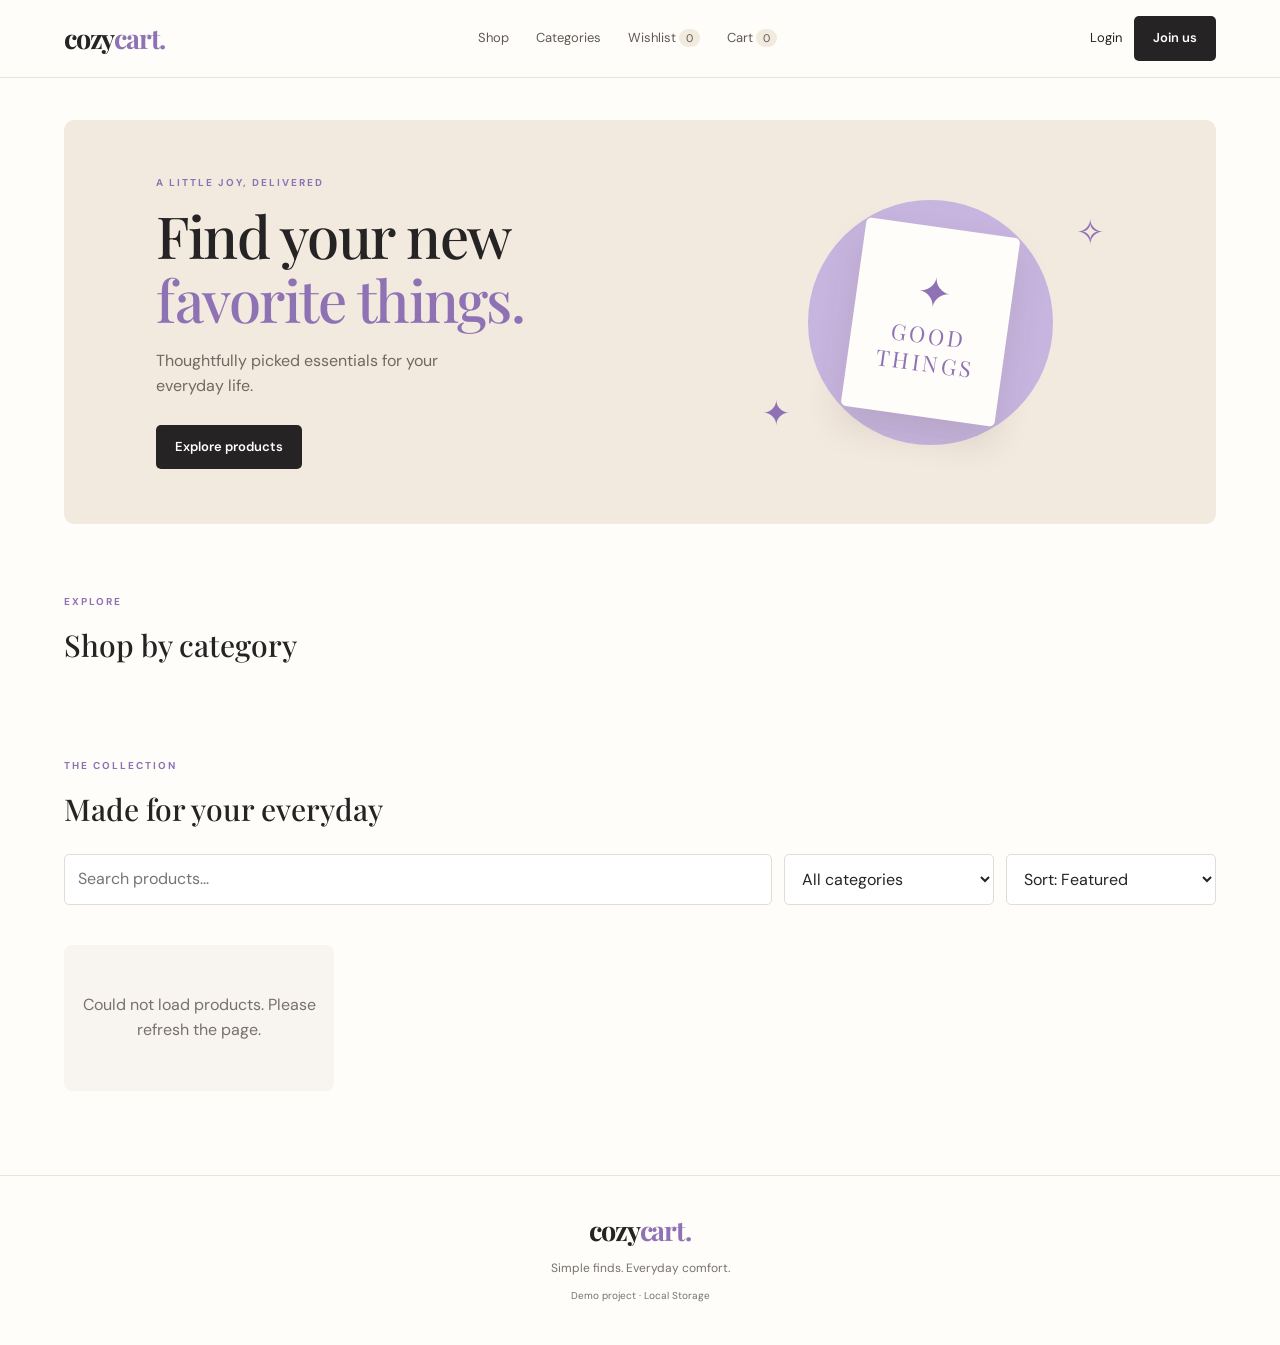
<file: index.html>
<!DOCTYPE html>
<html lang="en">

<head>
  <meta charset="UTF-8">
  <meta name="viewport" content="width=device-width, initial-scale=1.0">
  <title>CozyCart | Store</title>
  <link rel="stylesheet" href="css/style.css">
</head>

<body>
  <header class="site-header">
    <a class="brand" href="index.html">cozy<span>cart.</span></a>
    <nav><a href="index.html">Shop</a><a href="index.html#categories">Categories</a><a href="wishlist.html">Wishlist
        <span id="wish-count" class="count">0</span></a><a href="cart.html">Cart <span id="cart-count"
          class="count">0</span></a></nav>
    <div class="header-actions" id="account-actions"></div>
  </header>
  <main class="container">
    <section class="hero">
      <div>
        <p class="eyebrow">A LITTLE JOY, DELIVERED</p>
        <h1>Find your new<br><span>favorite things.</span></h1>
        <p class="hero-copy">Thoughtfully picked essentials for your everyday life.</p><a class="btn btn-dark"
          href="#products">Explore products</a>
      </div>
      <div class="hero-art">
        <div class="art-circle"></div>
        <div class="art-card">✦<br><small>GOOD<br>THINGS</small></div><span class="sparkle sparkle-one">✧</span><span
          class="sparkle sparkle-two">✦</span>
      </div>
    </section>
    <section id="categories" class="section">
      <div class="section-heading">
        <div>
          <p class="eyebrow">EXPLORE</p>
          <h2>Shop by category</h2>
        </div>
      </div>
      <div id="category-chips" class="chips"></div>
    </section>
    <section id="products" class="section">
      <div class="section-heading">
        <div>
          <p class="eyebrow">THE COLLECTION</p>
          <h2>Made for your everyday</h2>
        </div><span id="result-count" class="muted"></span>
      </div>
      <div class="filters"><input id="search" type="search" placeholder="Search products..."><select
          id="category-filter">
          <option value="">All categories</option>
        </select><select id="sort">
          <option value="featured">Sort: Featured</option>
          <option value="price-low">Price: Low to high</option>
          <option value="price-high">Price: High to low</option>
          <option value="name">Name: A–Z</option>
        </select></div>
      <div id="product-grid" class="product-grid"></div>
      <p id="empty-state" class="empty hidden">No products match your filters.</p>
    </section>
  </main>
  <footer><a class="brand" href="index.html">cozy<span>cart.</span></a>
    <p>Simple finds. Everyday comfort.</p><small>Demo project · Local Storage</small>
  </footer>
  <div id="toast" class="toast" role="status"></div>
  <script src="js/storage.js"></script>
<script src="js/auth.js"></script>
<script src="js/api.js"></script>
<script src="js/store.js"></script>
</body>

</html>
</file>
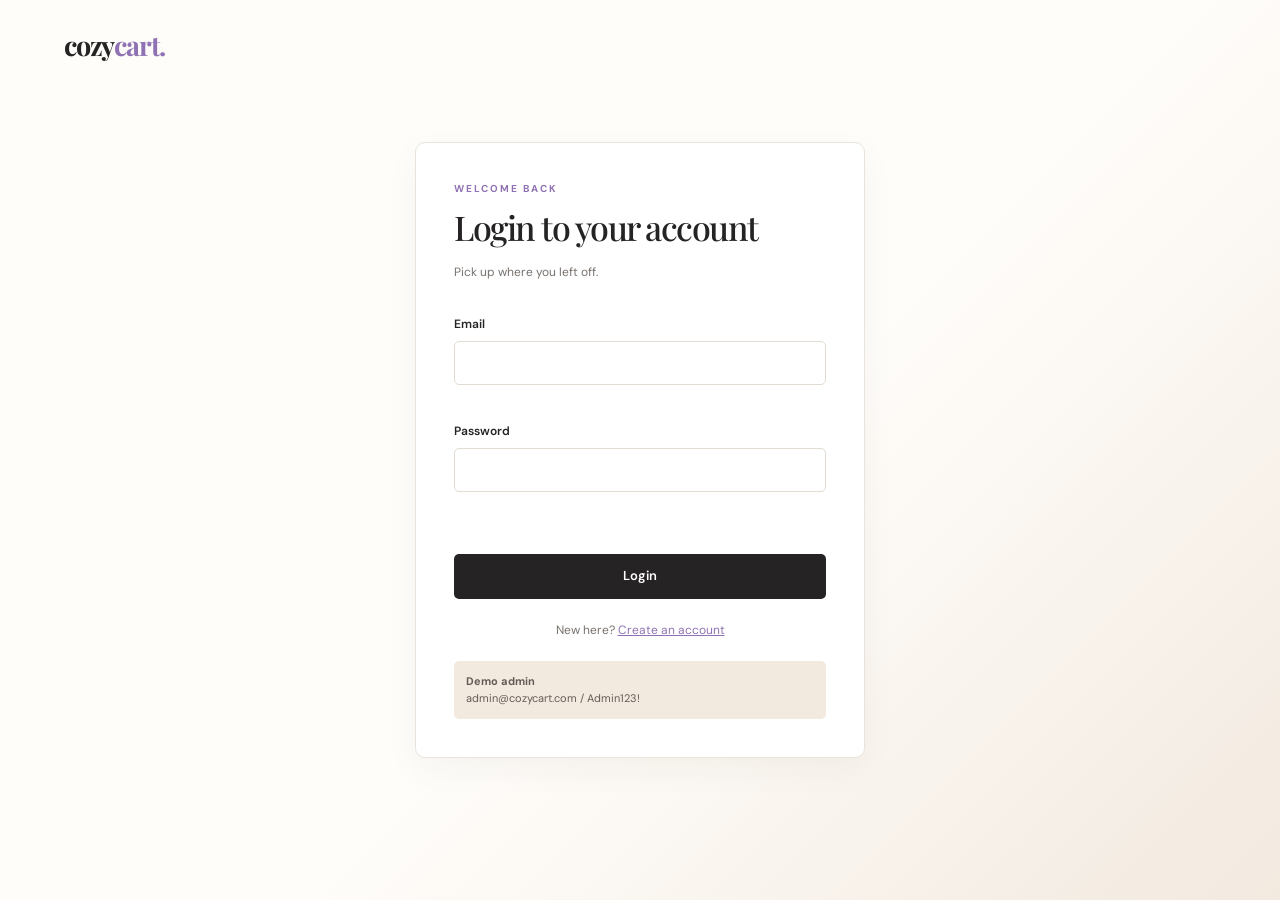
<file: admin/index.html>
<!DOCTYPE html>
<html lang="en">

<head>
    <meta charset="UTF-8">
    <meta name="viewport" content="width=device-width,initial-scale=1">
    <title>Admin dashboard | CozyCart</title>
    <link rel="stylesheet" href="../css/style.css">
</head>

<body>
    <header class="site-header"><a class="brand" href="../index.html">cozy<span>cart.</span></a>
        <nav><a href="../index.html">View store</a></nav>
        <div id="account-actions"></div>
    </header>
    <main class="container page-content">
        <p class="eyebrow">STORE CONTROL</p>
        <h1>Admin dashboard</h1>
        <div class="admin-tabs"><button class="tab active" data-tab="products">Products</button><button class="tab"
                data-tab="categories">Categories</button><button class="tab" data-tab="orders">Orders</button><button
                class="tab" data-tab="admins">Add admin</button></div>
        <section id="admin-products" class="admin-panel">
            <div class="section-heading">
                <h2>Manage products</h2><button id="new-product-btn" class="btn btn-dark">+ Add product</button>
            </div>
            <form id="product-form" class="admin-form hidden" novalidate>
                <h3 id="product-form-title">Add product</h3><input type="hidden" name="id">
                <div class="form-grid"><label>Product name<input name="name" required minlength="2"
                            maxlength="80"></label><label>Category<select name="categoryId"
                            required></select></label><label>Price (EGP)<input name="price" type="number" min="0.01"
                            step="0.01" required></label><label>Stock quantity<input name="stock" type="number" min="0"
                            step="1" required></label><label>Image URL<input name="image" type="url"
                            placeholder="https://..." required></label><label class="wide">Description<textarea
                            name="description" required minlength="10" maxlength="500"></textarea></label></div>
                <p class="form-error" id="product-error"></p><button class="btn btn-dark" type="submit">Save
                    product</button> <button class="btn btn-light" id="cancel-product" type="button">Cancel</button>
            </form>
            <div id="admin-product-list" class="table-wrap"></div>
        </section>
        <section id="admin-categories" class="admin-panel hidden">
            <h2>Manage categories</h2>
            <form id="category-form" class="inline-form"><label>Category name<input name="name" required minlength="2"
                        maxlength="40"></label><button class="btn btn-dark" type="submit">Add category</button></form>
            <p id="category-error" class="form-error"></p>
            <div id="admin-category-list" class="table-wrap"></div>
        </section>
        <section id="admin-orders" class="admin-panel hidden">
            <h2>Customer orders</h2>
            <div id="admin-order-list" class="table-wrap"></div>
        </section>
        <section id="admin-admins" class="admin-panel hidden">
            <h2>Create another admin</h2>
            <form id="admin-form" class="admin-form" novalidate>
                <div class="form-grid"><label>Full name<input name="name" required minlength="2"
                            maxlength="60"></label><label>Email<input name="email" type="email"
                            required></label><label>Password<input name="password" type="password" required
                            minlength="8"></label><label>Confirm password<input name="confirmPassword" type="password"
                            required></label></div>
                <p id="admin-error" class="form-error"></p><button class="btn btn-dark" type="submit">Create
                    admin</button>
            </form>
        </section>
    </main>
    <div id="toast" class="toast"></div>
    <script src="../js/storage.js"></script>
    <script src="../js/auth.js"></script>
    <script src="../js/api.js"></script>
    <script src="../js/admin.js"></script>
</body>

</html>
</file>
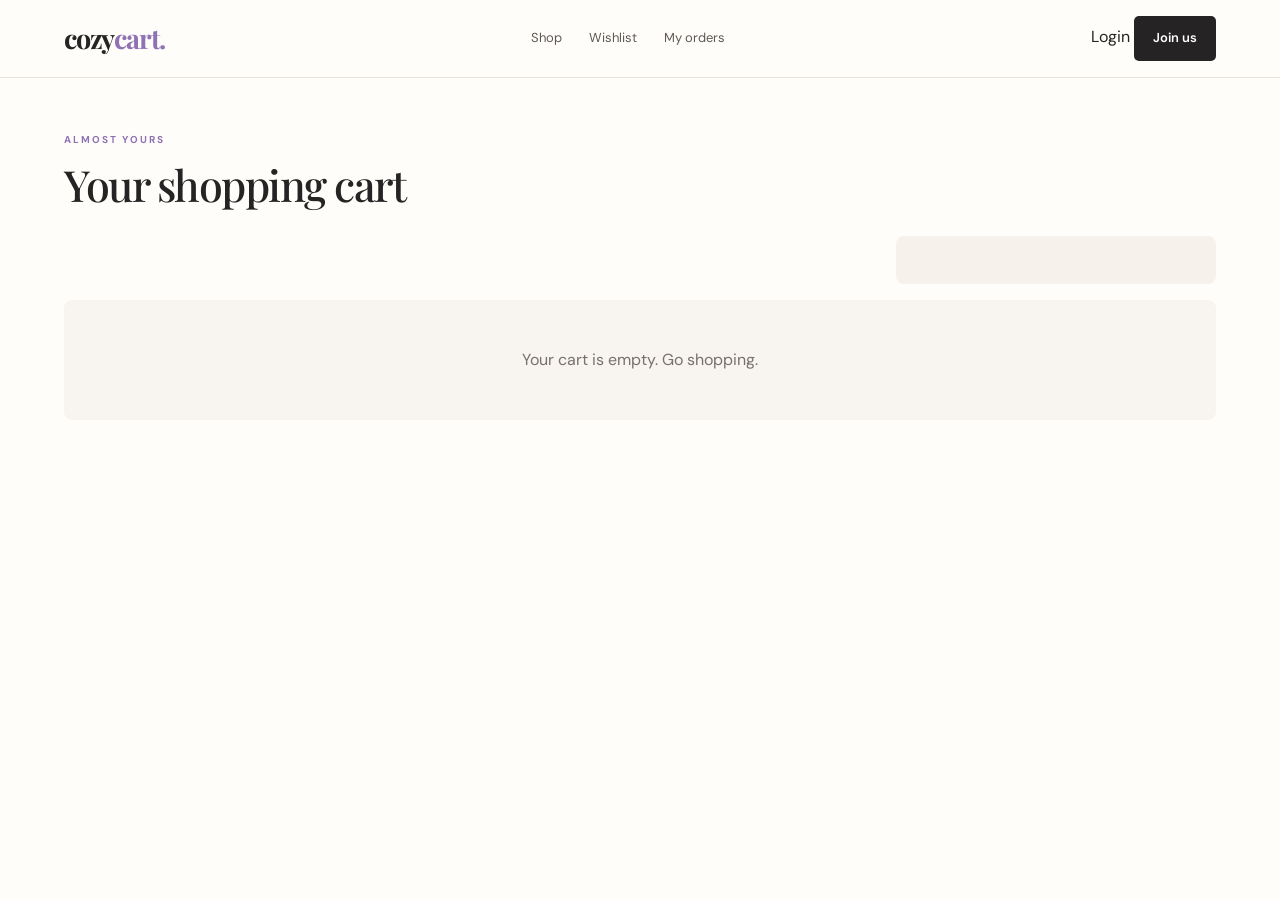
<file: cart.html>
<!DOCTYPE html>
<html lang="en">

<head>
    <meta charset="UTF-8">
    <meta name="viewport" content="width=device-width,initial-scale=1">
    <title>Your cart | CozyCart</title>
    <link rel="stylesheet" href="css/style.css">
</head>

<body>
    <header class="site-header"><a class="brand" href="index.html">cozy<span>cart.</span></a>
        <nav><a href="index.html">Shop</a><a href="wishlist.html">Wishlist</a><a href="my-orders.html">My orders</a>
        </nav>
        <div id="account-actions"></div>
    </header>
    <main class="container page-content">
        <p class="eyebrow">ALMOST YOURS</p>
        <h1>Your shopping cart</h1>
        <div class="cart-layout">
            <div id="cart-items"></div>
            <aside id="cart-summary" class="summary-card"></aside>
        </div>
        <p id="cart-empty" class="empty hidden">Your cart is empty. <a href="index.html">Go shopping</a>.</p>
    </main>
    <div id="toast" class="toast"></div>
    <script src="js/storage.js"></script>
<script src="js/auth.js"></script>
<script src="js/api.js"></script>
<script src="js/store.js"></script>
    <script>Store.renderCart();</script>
</body>

</html>
</file>
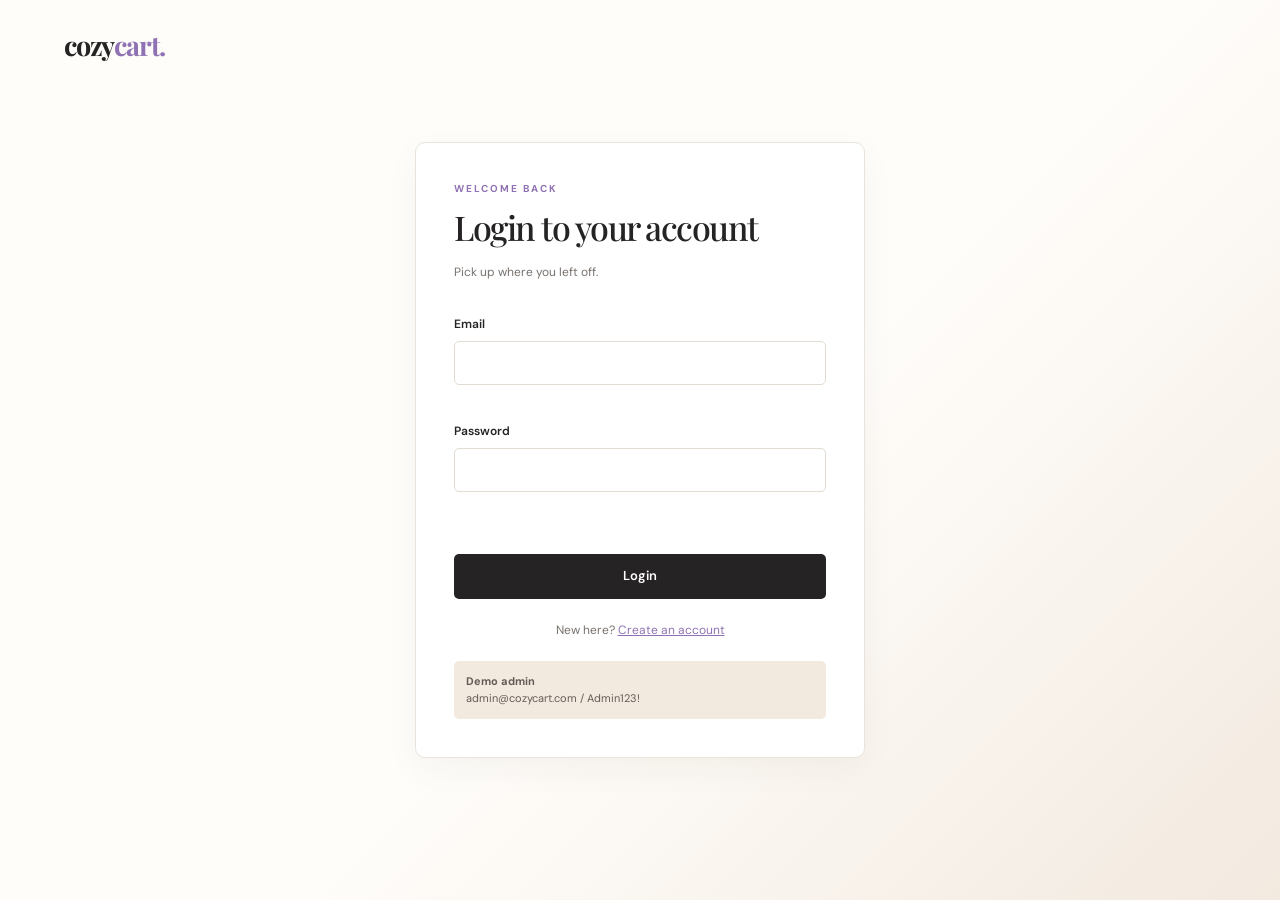
<file: login.html>
<!DOCTYPE html>
<html lang="en">

<head>
    <meta charset="UTF-8">
    <meta name="viewport" content="width=device-width,initial-scale=1">
    <title>Login | CozyCart</title>
    <link rel="stylesheet" href="css/style.css">
</head>

<body class="auth-page"><a class="brand auth-brand" href="index.html">cozy<span>cart.</span></a>
    <main class="auth-card">
        <p class="eyebrow">WELCOME BACK</p>
        <h1>Login to your account</h1>
        <p class="muted">Pick up where you left off.</p>
        <form id="login-form" novalidate><label>Email<input type="email" name="email" autocomplete="email"
                    required></label><small class="field-error" data-error="email"></small><label>Password<input
                    type="password" name="password" autocomplete="current-password" required></label><small
                class="field-error" data-error="password"></small>
            <p id="form-error" class="form-error"></p><button class="btn btn-dark full" type="submit">Login</button>
        </form>
        <p class="auth-switch">New here? <a href="register.html">Create an account</a></p>
        <div class="demo-note"><strong>Demo admin</strong><br>admin@cozycart.com / Admin123!</div>
    </main>
    <script src="js/storage.js"></script>
<script src="js/auth.js"></script>
<script src="js/api.js"></script>
<script src="js/store.js"></script>
    <script>Auth.initLogin();</script>
</body>

</html>
</file>
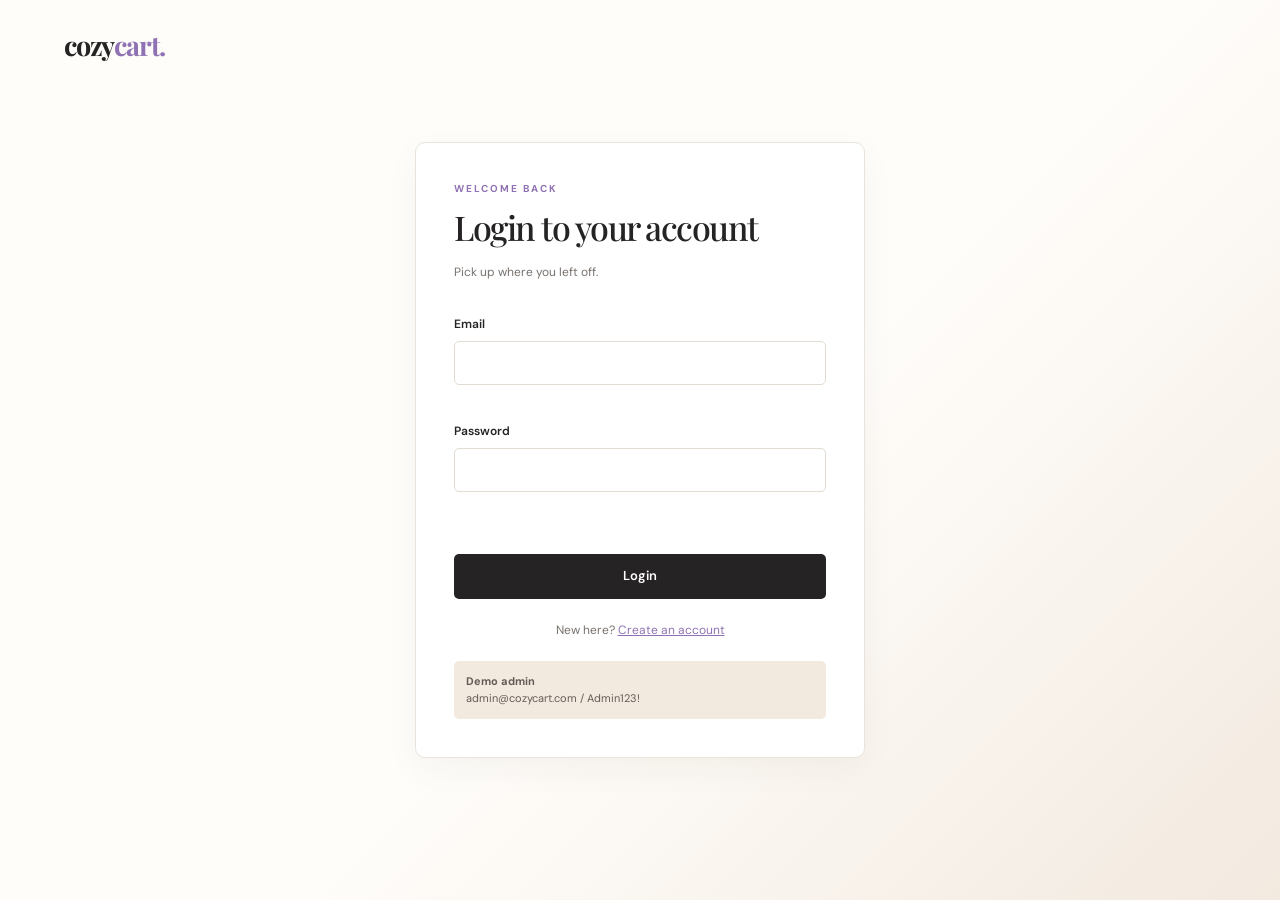
<file: my-orders.html>
<!DOCTYPE html>
<html lang="en">

<head>
    <meta charset="UTF-8">
    <meta name="viewport" content="width=device-width,initial-scale=1">
    <title>My orders | CozyCart</title>
    <link rel="stylesheet" href="css/style.css">
</head>

<body>
    <header class="site-header"><a class="brand" href="index.html">cozy<span>cart.</span></a>
        <nav><a href="index.html">Shop</a><a href="cart.html">Cart</a></nav>
        <div id="account-actions"></div>
    </header>
    <main class="container page-content">
        <p class="eyebrow">YOUR PURCHASES</p>
        <h1>Order history</h1>
        <div id="orders-list"></div>
        <p id="orders-empty" class="empty hidden">You haven't placed any orders yet.</p>
    </main>
   <script src="js/storage.js"></script>
<script src="js/auth.js"></script>
<script src="js/api.js"></script>
<script src="js/store.js"></script>
    <script>Store.renderMyOrders();</script>
</body>

</html>
</file>
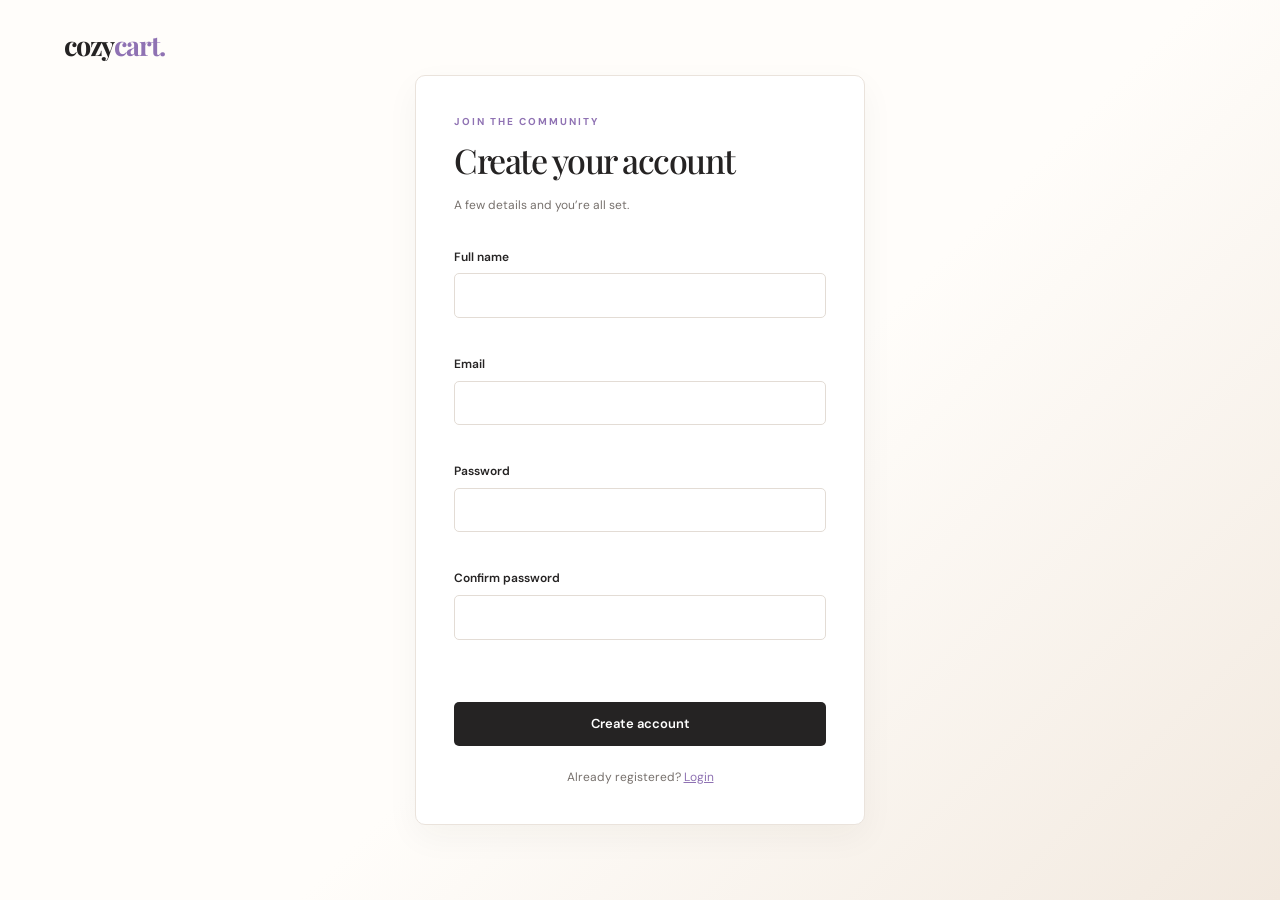
<file: register.html>
<!DOCTYPE html>
<html lang="en">

<head>
    <meta charset="UTF-8">
    <meta name="viewport" content="width=device-width,initial-scale=1">
    <title>Create account | CozyCart</title>
    <link rel="stylesheet" href="css/style.css">
</head>

<body class="auth-page"><a class="brand auth-brand" href="index.html">cozy<span>cart.</span></a>
    <main class="auth-card">
        <p class="eyebrow">JOIN THE COMMUNITY</p>
        <h1>Create your account</h1>
        <p class="muted">A few details and you’re all set.</p>
        <form id="register-form" novalidate><label>Full name<input name="name" autocomplete="name" required
                    minlength="2" maxlength="60"></label><small class="field-error"
                data-error="name"></small><label>Email<input type="email" name="email" autocomplete="email"
                    required></label><small class="field-error" data-error="email"></small><label>Password<input
                    type="password" name="password" autocomplete="new-password" required minlength="8"></label><small
                class="field-error" data-error="password"></small><label>Confirm password<input type="password"
                    name="confirmPassword" autocomplete="new-password" required></label><small class="field-error"
                data-error="confirmPassword"></small>
            <p id="form-error" class="form-error"></p><button class="btn btn-dark full" type="submit">Create
                account</button>
        </form>
        <p class="auth-switch">Already registered? <a href="login.html">Login</a></p>
    </main>
    <script src="js/storage.js"></script>
<script src="js/auth.js"></script>
<script src="js/api.js"></script>
<script src="js/store.js"></script>
    <script>Auth.initRegister();</script>
</body>

</html>
</file>
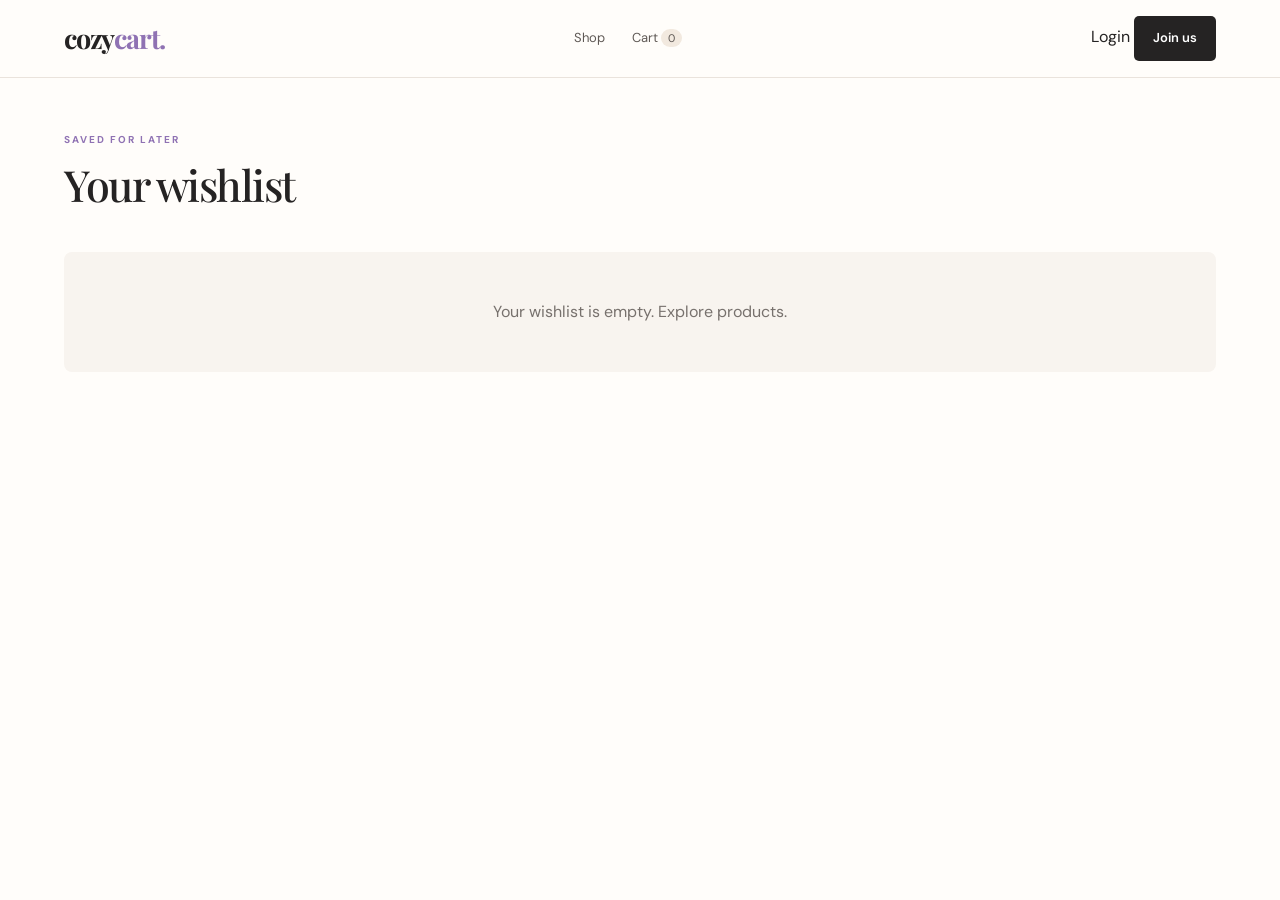
<file: wishlist.html>
<!DOCTYPE html>
<html lang="en">

<head>
    <meta charset="UTF-8">
    <meta name="viewport" content="width=device-width,initial-scale=1">
    <title>Wishlist | CozyCart</title>
    <link rel="stylesheet" href="css/style.css">
</head>

<body>
    <header class="site-header"><a class="brand" href="index.html">cozy<span>cart.</span></a>
        <nav><a href="index.html">Shop</a><a href="cart.html">Cart <span id="cart-count" class="count">0</span></a>
        </nav>
        <div id="account-actions"></div>
    </header>
    <main class="container page-content">
        <p class="eyebrow">SAVED FOR LATER</p>
        <h1>Your wishlist</h1>
        <div id="wishlist-grid" class="product-grid"></div>
        <p id="wishlist-empty" class="empty hidden">Your wishlist is empty. <a href="index.html">Explore products</a>.
        </p>
    </main>
    <div id="toast" class="toast"></div>
    <script src="js/storage.js"></script>
<script src="js/auth.js"></script>
<script src="js/api.js"></script>
<script src="js/store.js"></script>
    <script>Store.renderWishlist();</script>
</body>

</html>
</file>
<file: css/style.css>
@import url('https://fonts.googleapis.com/css2?family=DM+Sans:wght@400;500;600;700&family=Playfair+Display:wght@500;600;700&display=swap');

:root {
    --ink: #252323;
    --muted: #77716d;
    --paper: #fffdfa;
    --sand: #f2e9df;
    --sand-dark: #e4d3c1;
    --lilac: #c7b5df;
    --lilac-dark: #8f72b3;
    --line: #eae3dc;
    --danger: #b74747;
    --success: #317a59;
    --shadow: 0 12px 34px #3927190b
}

* {
    box-sizing: border-box
}

html {
    scroll-behavior: smooth
}

body {
    margin: 0;
    background: var(--paper);
    color: var(--ink);
    font-family: 'DM Sans', sans-serif;
    line-height: 1.55
}

a {
    color: inherit;
    text-decoration: none
}

button,
input,
select,
textarea {
    font: inherit
}

button {
    cursor: pointer
}

.site-header {
    height: 78px;
    padding: 0 max(5vw, 22px);
    display: flex;
    align-items: center;
    justify-content: space-between;
    gap: 24px;
    border-bottom: 1px solid var(--line);
    background: #fffdfaed;
    position: sticky;
    top: 0;
    z-index: 5;
    backdrop-filter: blur(12px)
}

.brand {
    font-family: 'Playfair Display', serif;
    font-size: 27px;
    font-weight: 700;
    letter-spacing: -1.2px
}

.brand span {
    color: var(--lilac-dark)
}

nav {
    display: flex;
    gap: 27px;
    align-items: center;
    font-size: 13px;
    color: #5f5955
}

nav a:hover,
.auth-switch a {
    color: var(--lilac-dark)
}

.count {
    background: var(--sand);
    border-radius: 20px;
    padding: 2px 7px;
    font-size: 11px
}

.header-actions {
    display: flex;
    align-items: center;
    gap: 12px;
    font-size: 13px
}

.container {
    width: min(1160px, 90%);
    margin: auto
}

.hero {
    margin: 42px 0 70px;
    min-height: 390px;
    border-radius: 10px;
    background: var(--sand);
    padding: 55px 8%;
    display: grid;
    grid-template-columns: 1.2fr .8fr;
    align-items: center;
    overflow: hidden
}

.eyebrow {
    font-size: 10px;
    letter-spacing: 2px;
    font-weight: 700;
    color: var(--lilac-dark);
    margin: 0 0 12px
}

.hero h1,
.auth-card h1,
.page-content>h1 {
    font-family: 'Playfair Display', serif;
    font-weight: 500;
    letter-spacing: -1.5px;
    line-height: 1.12;
    font-size: clamp(37px, 5vw, 58px);
    margin: 0 0 17px
}

.hero h1 span {
    color: var(--lilac-dark)
}

.hero-copy {
    color: #716861;
    max-width: 340px;
    margin-bottom: 26px
}

.btn {
    border: 0;
    border-radius: 5px;
    display: inline-flex;
    align-items: center;
    justify-content: center;
    gap: 8px;
    padding: 12px 19px;
    font-size: 13px;
    font-weight: 600;
    transition: .2s
}

.btn:hover {
    transform: translateY(-1px)
}

.btn-dark {
    background: var(--ink);
    color: white
}

.btn-light {
    background: var(--sand);
    color: var(--ink)
}

.btn-lilac {
    background: var(--lilac);
    color: var(--ink)
}

.btn-danger {
    background: #f8e4e2;
    color: var(--danger)
}

.btn:disabled {
    opacity: .45;
    cursor: not-allowed;
    transform: none
}

.hero-art {
    height: 270px;
    position: relative;
    display: grid;
    place-items: center
}

.art-circle {
    width: 245px;
    height: 245px;
    background: var(--lilac);
    border-radius: 50%;
    position: absolute
}

.art-card {
    width: 155px;
    height: 190px;
    background: #fffdfa;
    box-shadow: 0 18px 35px #4d3b3120;
    transform: rotate(8deg);
    border-radius: 5px;
    display: grid;
    place-content: center;
    text-align: center;
    color: var(--lilac-dark);
    font-size: 42px;
    line-height: 1.3;
    z-index: 1
}

.art-card small {
    font-family: 'Playfair Display', serif;
    font-size: 22px;
    letter-spacing: 3px
}

.sparkle {
    position: absolute;
    color: var(--lilac-dark);
    font-size: 34px
}

.sparkle-one {
    top: 20px;
    right: 20px
}

.sparkle-two {
    bottom: 16px;
    left: 25px
}

.section {
    margin: 0 0 68px
}

.section-heading {
    display: flex;
    align-items: end;
    justify-content: space-between;
    margin-bottom: 22px
}

.section-heading h2,
.admin-panel h2 {
    font-family: 'Playfair Display', serif;
    font-weight: 500;
    font-size: 30px;
    margin: 0
}

.chips {
    display: flex;
    flex-wrap: wrap;
    gap: 10px
}

.chip {
    border: 1px solid var(--line);
    background: transparent;
    border-radius: 30px;
    padding: 9px 17px;
    font-size: 12px;
    color: #645d57
}

.chip.active,
.chip:hover {
    background: var(--sand);
    border-color: var(--sand-dark)
}

.filters {
    display: grid;
    grid-template-columns: 1fr 210px 210px;
    gap: 12px;
    margin-bottom: 24px
}

.filters input,
.filters select,
input,
select,
textarea {
    width: 100%;
    border: 1px solid #e3dcd5;
    background: #fff;
    border-radius: 5px;
    padding: 12px 13px;
    color: var(--ink);
    outline: none
}

.filters input:focus,
input:focus,
select:focus,
textarea:focus {
    border-color: var(--lilac-dark);
    box-shadow: 0 0 0 3px #c7b5df35
}

.product-grid {
    display: grid;
    grid-template-columns: repeat(4, minmax(0, 1fr));
    gap: 24px
}

.product-card {
    min-width: 0;
    position: relative
}

.product-image-wrap {
    background: var(--sand);
    border-radius: 7px;
    overflow: hidden;
    aspect-ratio: 4/4.5;
    position: relative
}

.product-image {
    width: 100%;
    height: 100%;
    object-fit: cover;
    display: block;
    transition: transform .35s
}

.product-card:hover .product-image {
    transform: scale(1.04)
}

.wish-btn {
    position: absolute;
    top: 11px;
    right: 11px;
    border: 0;
    border-radius: 50%;
    background: #fffdf4ed;
    width: 36px;
    height: 36px;
    font-size: 19px
}

.wish-btn.active {
    color: #b65e7b
}

.product-info {
    padding: 13px 2px
}

.product-category {
    font-size: 10px;
    letter-spacing: 1.3px;
    text-transform: uppercase;
    color: var(--muted)
}

.product-name {
    font-size: 14px;
    font-weight: 600;
    margin: 5px 0
}

.product-description {
    font-size: 12px;
    color: var(--muted);
    margin: 4px 0 12px;
    min-height: 36px
}

.product-bottom {
    display: flex;
    align-items: center;
    justify-content: space-between;
    gap: 8px
}

.price {
    font-size: 14px;
    font-weight: 700
}

.add-btn {
    border: 1px solid var(--line);
    background: transparent;
    border-radius: 4px;
    padding: 7px 10px;
    font-size: 11px
}

.add-btn:hover {
    background: var(--ink);
    color: white
}

.muted {
    color: var(--muted);
    font-size: 12px
}

.empty {
    text-align: center;
    padding: 48px 15px;
    color: var(--muted);
    background: #f8f4ef;
    border-radius: 8px
}

.hidden {
    display: none !important
}

footer {
    border-top: 1px solid var(--line);
    text-align: center;
    padding: 34px 20px 40px;
    color: var(--muted);
    font-size: 12px
}

footer .brand {
    color: var(--ink)
}

footer p {
    margin: 8px
}

.toast {
    position: fixed;
    bottom: 22px;
    right: 22px;
    background: var(--ink);
    color: white;
    padding: 13px 18px;
    border-radius: 5px;
    font-size: 13px;
    box-shadow: var(--shadow);
    opacity: 0;
    transform: translateY(10px);
    pointer-events: none;
    transition: .25s;
    z-index: 20
}

.toast.show {
    opacity: 1;
    transform: translateY(0)
}

.page-content {
    padding-top: 54px;
    padding-bottom: 80px;
    min-height: 70vh
}

.page-content>h1 {
    font-size: 43px;
    margin-bottom: 28px
}

.auth-page {
    min-height: 100vh;
    display: grid;
    place-items: center;
    padding: 30px 15px;
    background: linear-gradient(135deg, #fffdfa 55%, #f2e9df)
}

.auth-brand {
    position: absolute;
    top: 25px;
    left: 5%
}

.auth-card {
    width: min(450px, 100%);
    background: white;
    border: 1px solid var(--line);
    border-radius: 10px;
    padding: 38px;
    box-shadow: var(--shadow)
}

.auth-card h1 {
    font-size: 34px
}

.auth-card>.muted {
    margin-bottom: 25px
}

.auth-card form,
.admin-form {
    display: grid;
    gap: 8px
}

.auth-card label,
.admin-form label,
.inline-form label {
    display: grid;
    gap: 7px;
    font-size: 12px;
    font-weight: 600;
    margin-top: 8px
}

.auth-card input {
    margin-top: 0
}

.field-error,
.form-error {
    color: var(--danger);
    font-size: 11px;
    min-height: 13px;
    margin: 0
}

.full {
    width: 100%;
    margin-top: 12px
}

.auth-switch {
    text-align: center;
    font-size: 12px;
    color: var(--muted);
    margin: 22px 0 0
}

.auth-switch a {
    text-decoration: underline
}

.demo-note {
    font-size: 11px;
    background: var(--sand);
    border-radius: 5px;
    padding: 12px;
    margin-top: 22px;
    color: #645d57
}

.cart-layout {
    display: grid;
    grid-template-columns: 1fr 320px;
    gap: 28px;
    align-items: start
}

.cart-row {
    display: grid;
    grid-template-columns: 95px 1fr auto;
    gap: 18px;
    padding: 17px 0;
    border-bottom: 1px solid var(--line);
    align-items: center
}

.cart-row img {
    width: 95px;
    height: 105px;
    object-fit: cover;
    border-radius: 5px;
    background: var(--sand)
}

.cart-row h3 {
    font-size: 14px;
    margin: 0 0 5px
}

.quantity {
    display: flex;
    align-items: center;
    gap: 10px;
    margin-top: 10px
}

.quantity button {
    border: 1px solid var(--line);
    background: white;
    border-radius: 4px;
    width: 27px;
    height: 27px
}

.summary-card {
    background: #f7f1eb;
    border-radius: 8px;
    padding: 24px;
    position: sticky;
    top: 100px
}

.summary-card h2 {
    font-family: 'Playfair Display', serif;
    font-size: 25px;
    font-weight: 500;
    margin-top: 0
}

.summary-line {
    display: flex;
    justify-content: space-between;
    margin: 14px 0;
    font-size: 13px
}

.summary-card .btn {
    width: 100%;
    margin-top: 12px
}

.order-card {
    border: 1px solid var(--line);
    border-radius: 8px;
    padding: 20px;
    margin-bottom: 15px
}

.order-head {
    display: flex;
    align-items: center;
    justify-content: space-between;
    gap: 12px;
    flex-wrap: wrap
}

.order-head h3 {
    margin: 0;
    font-size: 15px
}

.status {
    font-size: 11px;
    font-weight: 700;
    padding: 5px 10px;
    border-radius: 20px;
    background: #f9ebc9;
    color: #8a671b
}

.status.confirmed {
    background: #dff3e6;
    color: var(--success)
}

.status.rejected {
    background: #f8e4e2;
    color: var(--danger)
}

.order-items {
    font-size: 13px;
    color: var(--muted);
    margin: 13px 0
}

.admin-tabs {
    display: flex;
    gap: 8px;
    flex-wrap: wrap;
    border-bottom: 1px solid var(--line);
    margin: 25px 0
}

.tab {
    border: 0;
    background: transparent;
    padding: 12px 17px;
    color: var(--muted);
    border-bottom: 2px solid transparent
}

.tab.active {
    color: var(--ink);
    border-color: var(--lilac-dark)
}

.admin-panel {
    margin-bottom: 35px
}

.admin-panel h2 {
    font-size: 26px;
    margin: 10px 0 20px
}

.admin-form {
    padding: 22px;
    background: #f8f4ef;
    border: 1px solid var(--line);
    border-radius: 8px;
    margin: 18px 0 25px
}

.admin-form h3 {
    margin: 0
}

.form-grid {
    display: grid;
    grid-template-columns: 1fr 1fr;
    gap: 10px 16px
}

.form-grid .wide {
    grid-column: 1/-1
}

.form-grid textarea {
    min-height: 90px;
    resize: vertical
}

.inline-form {
    display: flex;
    align-items: end;
    gap: 12px;
    max-width: 600px;
    margin: 20px 0
}

.inline-form label {
    flex: 1
}

.table-wrap {
    overflow-x: auto;
    margin: 18px 0
}

table {
    width: 100%;
    border-collapse: collapse;
    font-size: 12px;
    background: white
}

th,
td {
    text-align: left;
    padding: 13px 12px;
    border-bottom: 1px solid var(--line);
    white-space: nowrap
}

th {
    background: #f8f4ef;
    color: #6e655e;
    font-weight: 600
}

td .btn {
    padding: 7px 10px;
    font-size: 11px;
    margin: 2px
}

.table-product {
    display: flex;
    align-items: center;
    gap: 10px
}

.table-product img {
    width: 40px;
    height: 44px;
    object-fit: cover;
    border-radius: 4px
}

.stock-low {
    color: var(--danger)
}

@media(max-width:850px) {
    nav {
        gap: 13px
    }

    .product-grid {
        grid-template-columns: repeat(3, minmax(0, 1fr));
        gap: 17px
    }

    .hero {
        padding: 40px 6%
    }

    .filters {
        grid-template-columns: 1fr 1fr
    }

    .filters input {
        grid-column: 1/-1
    }

    .cart-layout {
        grid-template-columns: 1fr 270px
    }
}

@media(max-width:620px) {
    .site-header {
        height: auto;
        min-height: 70px;
        padding: 14px 5%;
        flex-wrap: wrap;
        gap: 10px
    }

    .site-header nav {
        order: 3;
        width: 100%;
        justify-content: space-between;
        gap: 8px;
        font-size: 11px
    }

    .brand {
        font-size: 24px
    }

    .header-actions {
        margin-left: auto
    }

    .hero {
        grid-template-columns: 1fr;
        margin: 22px 0 45px;
        padding: 35px 8%
    }

    .hero-art {
        height: 210px
    }

    .art-circle {
        width: 190px;
        height: 190px
    }

    .art-card {
        height: 150px;
        width: 125px
    }

    .art-card small {
        font-size: 17px
    }

    .section {
        margin-bottom: 45px
    }

    .section-heading h2 {
        font-size: 25px
    }

    .product-grid {
        grid-template-columns: repeat(2, minmax(0, 1fr));
        gap: 15px
    }

    .filters {
        grid-template-columns: 1fr
    }

    .filters input {
        grid-column: auto
    }

    .product-description {
        min-height: 0
    }

    .cart-layout {
        grid-template-columns: 1fr
    }

    .summary-card {
        position: static
    }

    .cart-row {
        grid-template-columns: 72px 1fr;
        gap: 12px
    }

    .cart-row img {
        width: 72px;
        height: 82px
    }

    .cart-row>.price {
        grid-column: 2
    }

    .auth-card {
        padding: 28px 22px
    }

    .auth-brand {
        top: 17px
    }

    .form-grid {
        grid-template-columns: 1fr
    }

    .form-grid .wide {
        grid-column: auto
    }

    .inline-form {
        align-items: stretch;
        flex-direction: column
    }

    .page-content {
        padding-top: 35px
    }

    .page-content>h1 {
        font-size: 36px
    }
}
</file>
